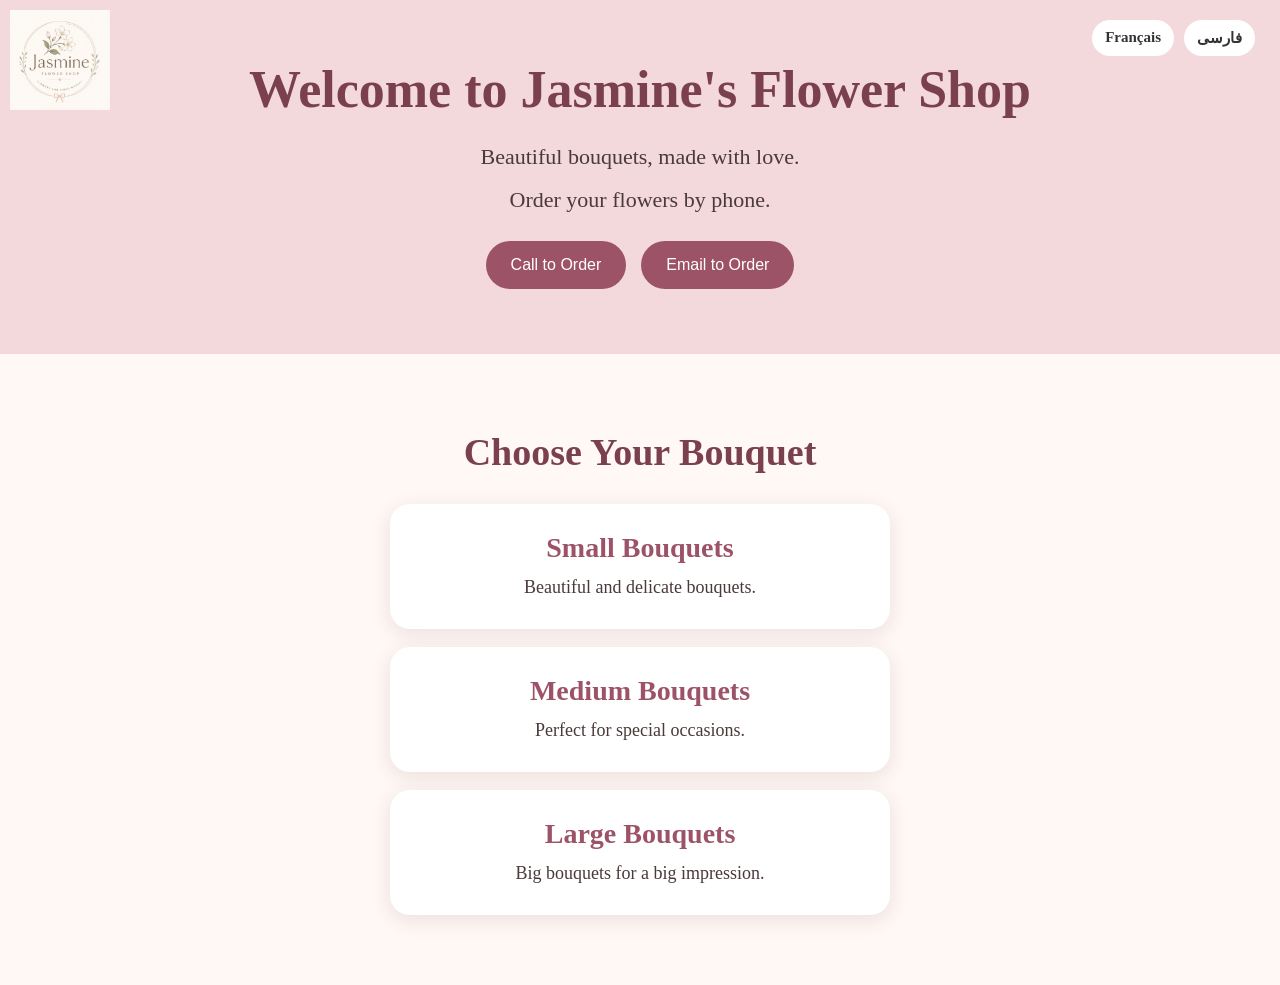
<file: index.html>
<!DOCTYPE html>
<html lang="en">

<head>
    <meta charset="UTF-8">
    <meta name="viewport" content="width=device-width, initial-scale=1.0">
    <title>Jasmine</title>
    <link rel="stylesheet" href="style.css">
</head>

<body>

    <div class="language-selector">
        <a href="francais.html">Français</a>
        <a href="persian.html">فارسی</a>
    </div>

    <header>

        <img src="logo.png" alt="Jasmine's flower shop logo" class="logo">
        <h1>Welcome to Jasmine's Flower Shop</h1>

        <p>Beautiful bouquets, made with love.</p>
        <p>Order your flowers by phone.</p>

        <div class="order-buttons">
            <a class="order-button" href="tel:0600000000">
                Call to Order
            </a>

            <a class="order-button" href="mailto:yasyasi@gmail.com">
                Email to Order
            </a>
        </div>
    </header>

    <section class="choice-section">
        <h2>Choose Your Bouquet</h2>

        <div class="choice-container">

            <a class="choice-card" href="small.html">
                <h3>Small Bouquets</h3>
                <p>Beautiful and delicate bouquets.</p>
            </a>

            <a class="choice-card" href="medium.html">
                <h3>Medium Bouquets</h3>
                <p>Perfect for special occasions.</p>
            </a>

            <a class="choice-card" href="large.html">
                <h3>Large Bouquets</h3>
                <p>Big bouquets for a big impression.</p>
            </a>

        </div>
    </section>

</body>
</html>
</file>
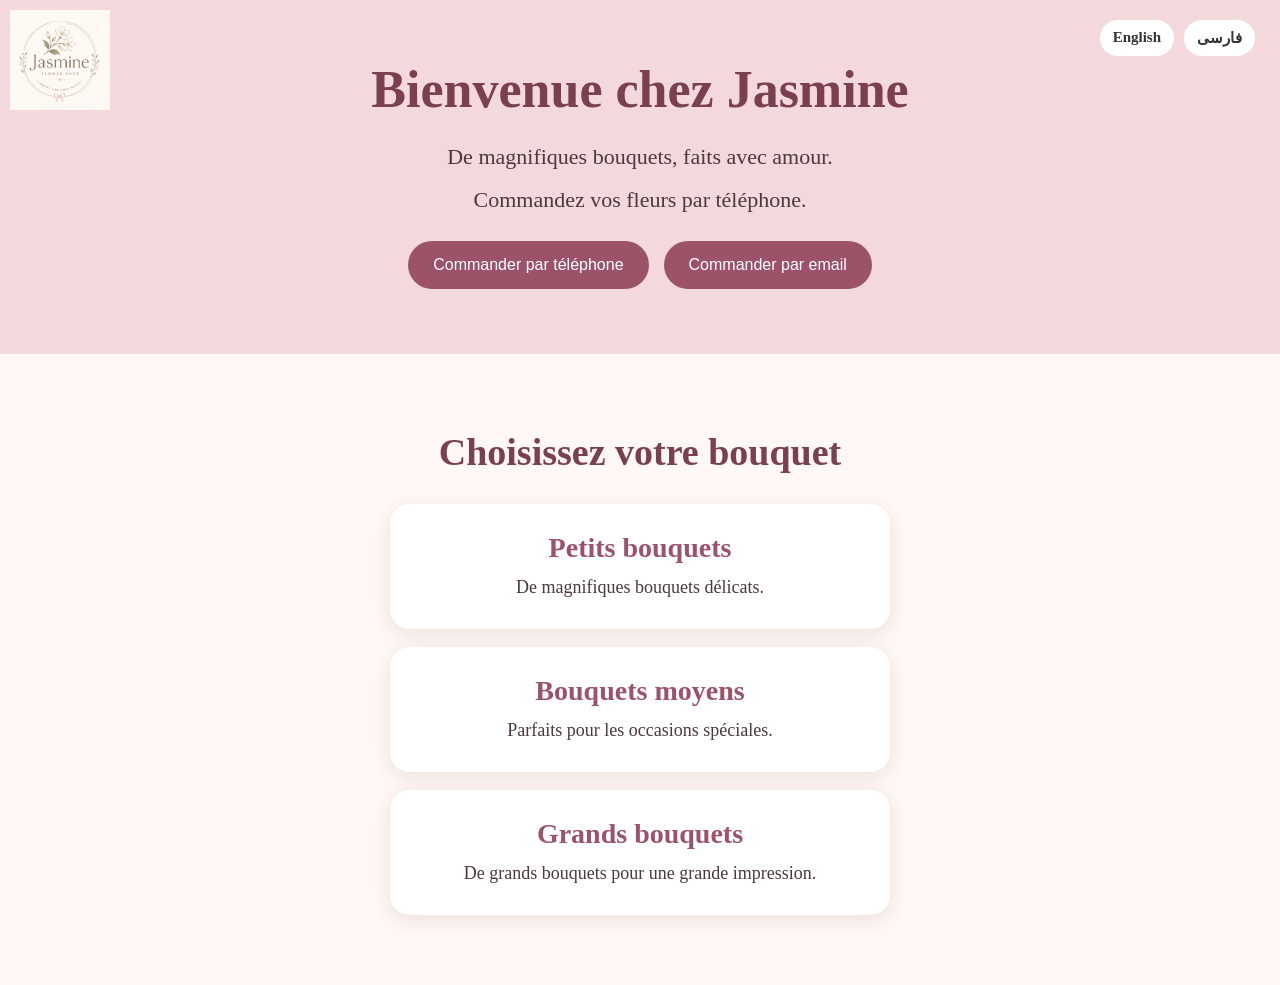
<file: francais.html>
<!DOCTYPE html>
<html lang="fr">

<head>
    <meta charset="UTF-8">
    <meta name="viewport" content="width=device-width, initial-scale=1.0">
    <title>Jasmine</title>
    <link rel="stylesheet" href="style.css">
</head>

<body>

    <div class="language-selector">
        <a href="index.html">English</a>
        <a href="persian.html">فارسی</a>
    </div>

    <header>
        <img src="logo.png" alt="Jasmine's Flower Shop" class="logo">

        <h1>Bienvenue chez Jasmine</h1>

        <p>De magnifiques bouquets, faits avec amour.</p>

        <p>Commandez vos fleurs par téléphone.</p>

        <div class="order-buttons">
            <a class="order-button" href="tel:0600000000">
                Commander par téléphone
            </a>

            <a class="order-button" href="mailto:yasyasi@gmail.com">
                Commander par email
            </a>
        </div>

    </header>

    <section class="choice-section">

        <h2>Choisissez votre bouquet</h2>

        <div class="choice-container">

            <a class="choice-card" href="small-fr.html">
                <h3>Petits bouquets</h3>
                <p>De magnifiques bouquets délicats.</p>
            </a>

            <a class="choice-card" href="medium-fr.html">
                <h3>Bouquets moyens</h3>
                <p>Parfaits pour les occasions spéciales.</p>
            </a>

            <a class="choice-card" href="large-fr.html">
                <h3>Grands bouquets</h3>
                <p>De grands bouquets pour une grande impression.</p>
            </a>

        </div>

    </section>

</body>

</html>
</file>
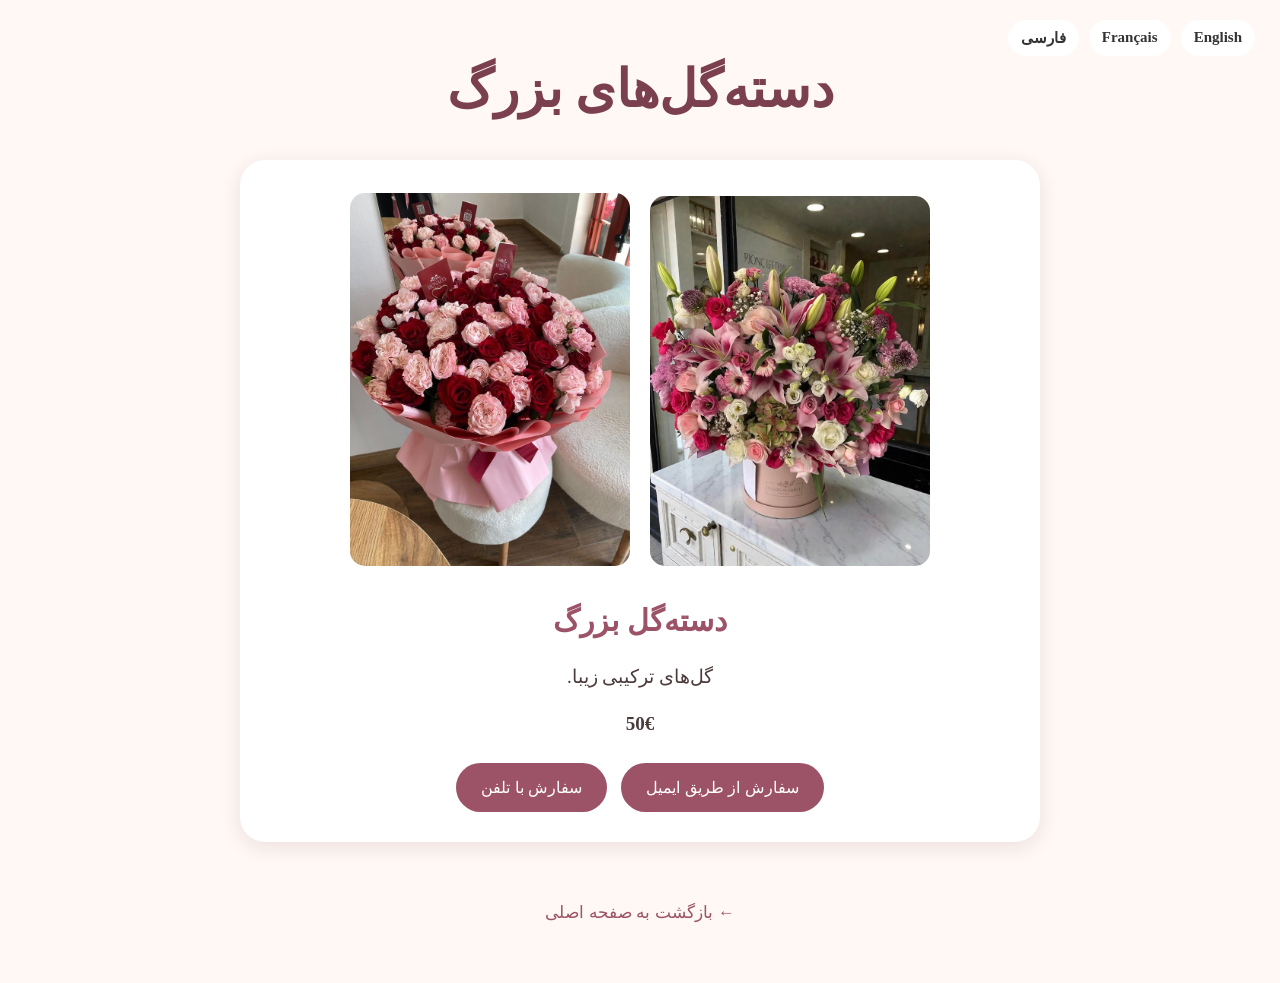
<file: large-fa.html>
<!DOCTYPE html>
<html lang="fa" dir="rtl">

<head>
    <meta charset="UTF-8">
    <meta name="viewport" content="width=device-width, initial-scale=1.0">
    <title>دسته‌گل‌های بزرگ - Jasmine</title>
    <link rel="stylesheet" href="style.css">
</head>

<body>

    <div class="language-selector">
        <a href="index.html">English</a>
        <a href="francais.html">Français</a>
        <a href="persian.html">فارسی</a>
    </div>

    <section class="page">

        <h1>دسته‌گل‌های بزرگ</h1>

        <div class="bouquet">

            <div>
                <img src="largeflower.jpg" alt="دسته‌گل بزرگ">
                <img src="largeflower2.jpg" alt="دسته‌گل بزرگ">
            </div>

            <h2>دسته‌گل بزرگ</h2>

            <p>گل‌های ترکیبی زیبا.</p>

            <p class="price">50€</p>

            <a class="order-button" href="mailto:yasyasi@gmail.com">
                سفارش از طریق ایمیل
            </a>

            <a class="order-button" href="tel:0600000000">
                سفارش با تلفن
            </a>

        </div>

        <a class="back" href="persian.html">← بازگشت به صفحه اصلی</a>

    </section>

</body>

</html>
</file>
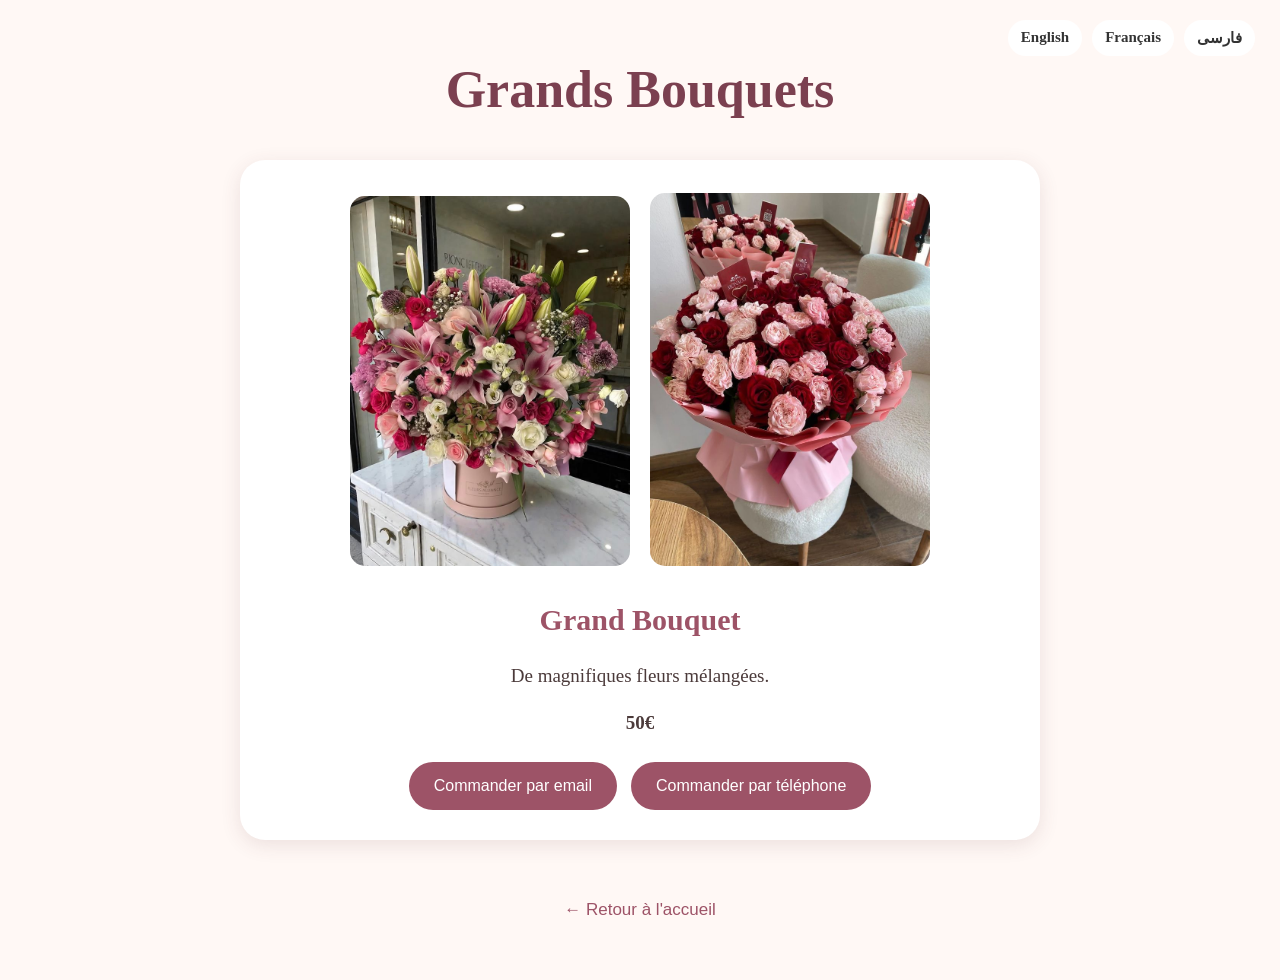
<file: large-fr.html>
<!DOCTYPE html>
<html lang="fr">

<head>
    <meta charset="UTF-8">
    <meta name="viewport" content="width=device-width, initial-scale=1.0">
    <title>Grands Bouquets - Jasmine</title>
    <link rel="stylesheet" href="style.css">
</head>

<body>

    <div class="language-selector">
        <a href="index.html">English</a>
        <a href="francais.html">Français</a>
        <a href="persian.html">فارسی</a>
    </div>

    <section class="page">

        <h1>Grands Bouquets</h1>

        <div class="bouquet">

            <div>
                <img src="largeflower.jpg" alt="Grand bouquet de fleurs">
                <img src="largeflower2.jpg" alt="Grand bouquet de fleurs">
            </div>

            <h2>Grand Bouquet</h2>

            <p>De magnifiques fleurs mélangées.</p>

            <p class="price">50€</p>

            <a class="order-button" href="mailto:yasyasi@gmail.com">
                Commander par email
            </a>

            <a class="order-button" href="tel:0600000000">
                Commander par téléphone
            </a>

        </div>

        <a class="back" href="francais.html">← Retour à l'accueil</a>

    </section>

</body>

</html>
</file>
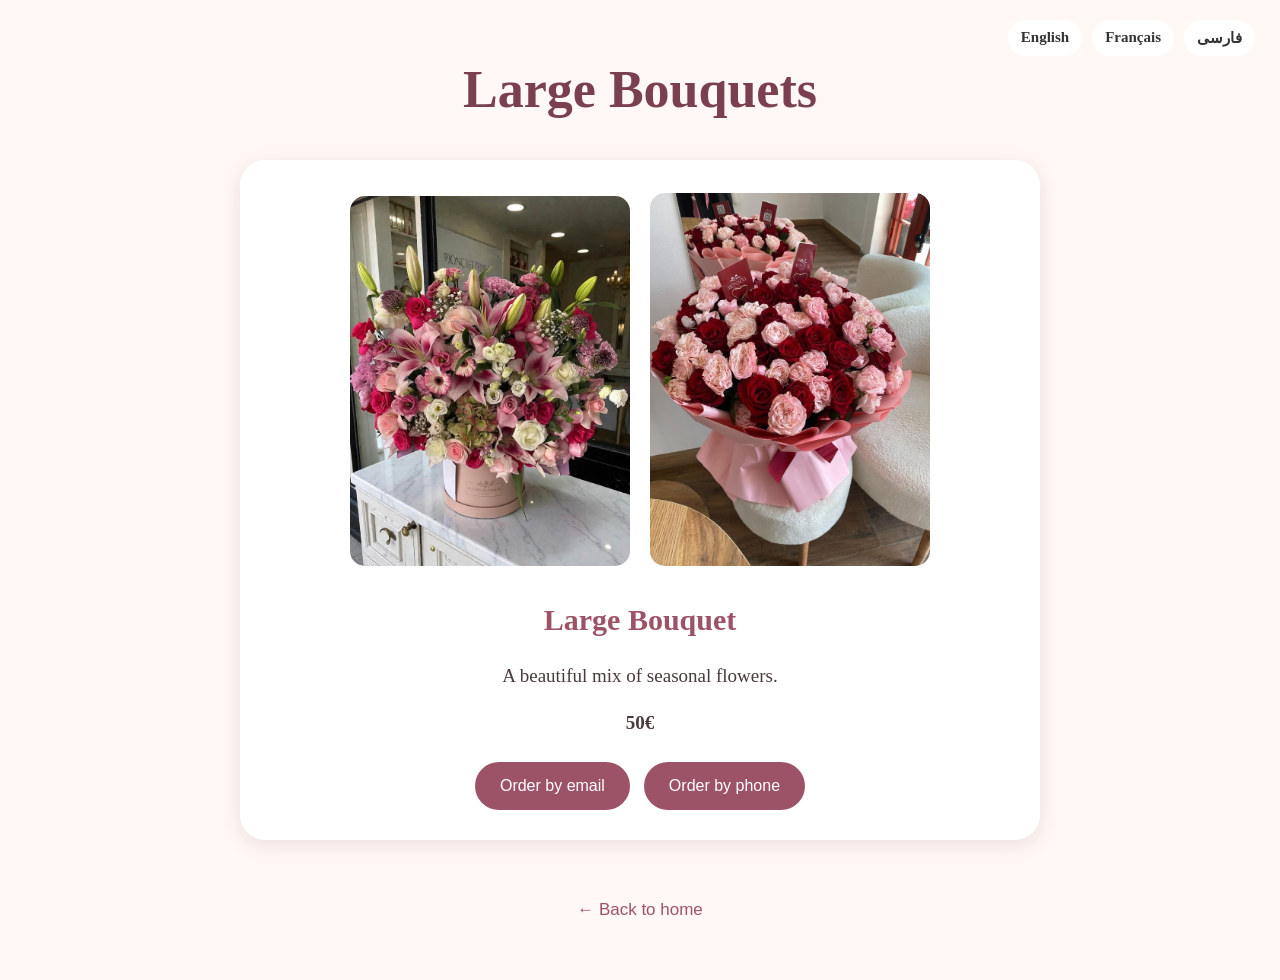
<file: large.html>
<!DOCTYPE html>
<html lang="en">

<head>
    <meta charset="UTF-8">
    <meta name="viewport" content="width=device-width, initial-scale=1.0">
    <title>Large Bouquets - Jasmine</title>
    <link rel="stylesheet" href="style.css">
</head>

<body>

    <div class="language-selector">
        <a href="index.html">English</a>
        <a href="francais.html">Français</a>
        <a href="persian.html">فارسی</a>
    </div>

    <section class="page">

        <h1>Large Bouquets</h1>

        <div class="bouquet">

            <div>
                <img src="largeflower.jpg" alt="Large flower bouquet">
                <img src="largeflower2.jpg" alt="Large flower bouquet close-up">
            </div>

            <h2>Large Bouquet</h2>

            <p>A beautiful mix of seasonal flowers.</p>

            <p class="price">50€</p>

            <a class="order-button" href="mailto:yasyasi@gmail.com">
                Order by email
            </a>

            <a class="order-button" href="tel:0600000000">
                Order by phone
            </a>

        </div>

        <a class="back" href="index.html">← Back to home</a>

    </section>

</body>

</html>
</file>
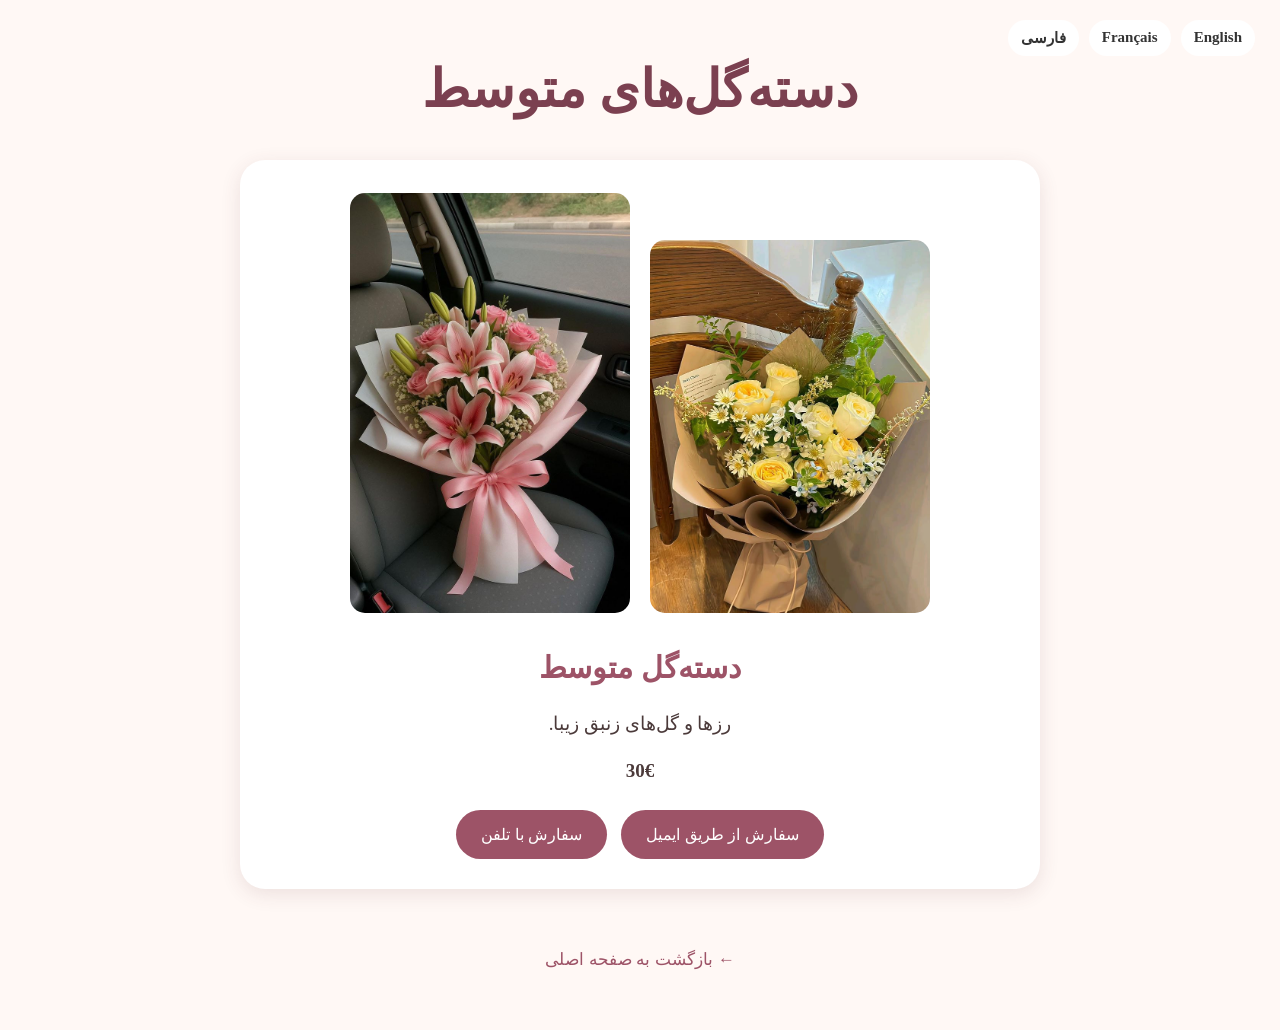
<file: medium-fa.html>
<!DOCTYPE html>
<html lang="fa" dir="rtl">

<head>
    <meta charset="UTF-8">
    <meta name="viewport" content="width=device-width, initial-scale=1.0">
    <title>دسته‌گل‌های متوسط - Jasmine</title>
    <link rel="stylesheet" href="style.css">
</head>

<body>

    <div class="language-selector">
        <a href="index.html">English</a>
        <a href="francais.html">Français</a>
        <a href="persian.html">فارسی</a>
    </div>

    <section class="page">

        <h1>دسته‌گل‌های متوسط</h1>

        <div class="bouquet">

            <div>
                <img src="mflower.jpg" alt="دسته‌گل متوسط">
                <img src="mflower2.jpg" alt="دسته‌گل متوسط">
            </div>

            <h2>دسته‌گل متوسط</h2>

            <p>رزها و گل‌های زنبق زیبا.</p>

            <p class="price">30€</p>

            <a class="order-button" href="mailto:yasyasi@gmail.com">
                سفارش از طریق ایمیل
            </a>

            <a class="order-button" href="tel:0600000000">
                سفارش با تلفن
            </a>

        </div>

        <a class="back" href="persian.html">← بازگشت به صفحه اصلی</a>

    </section>

</body>

</html>
</file>
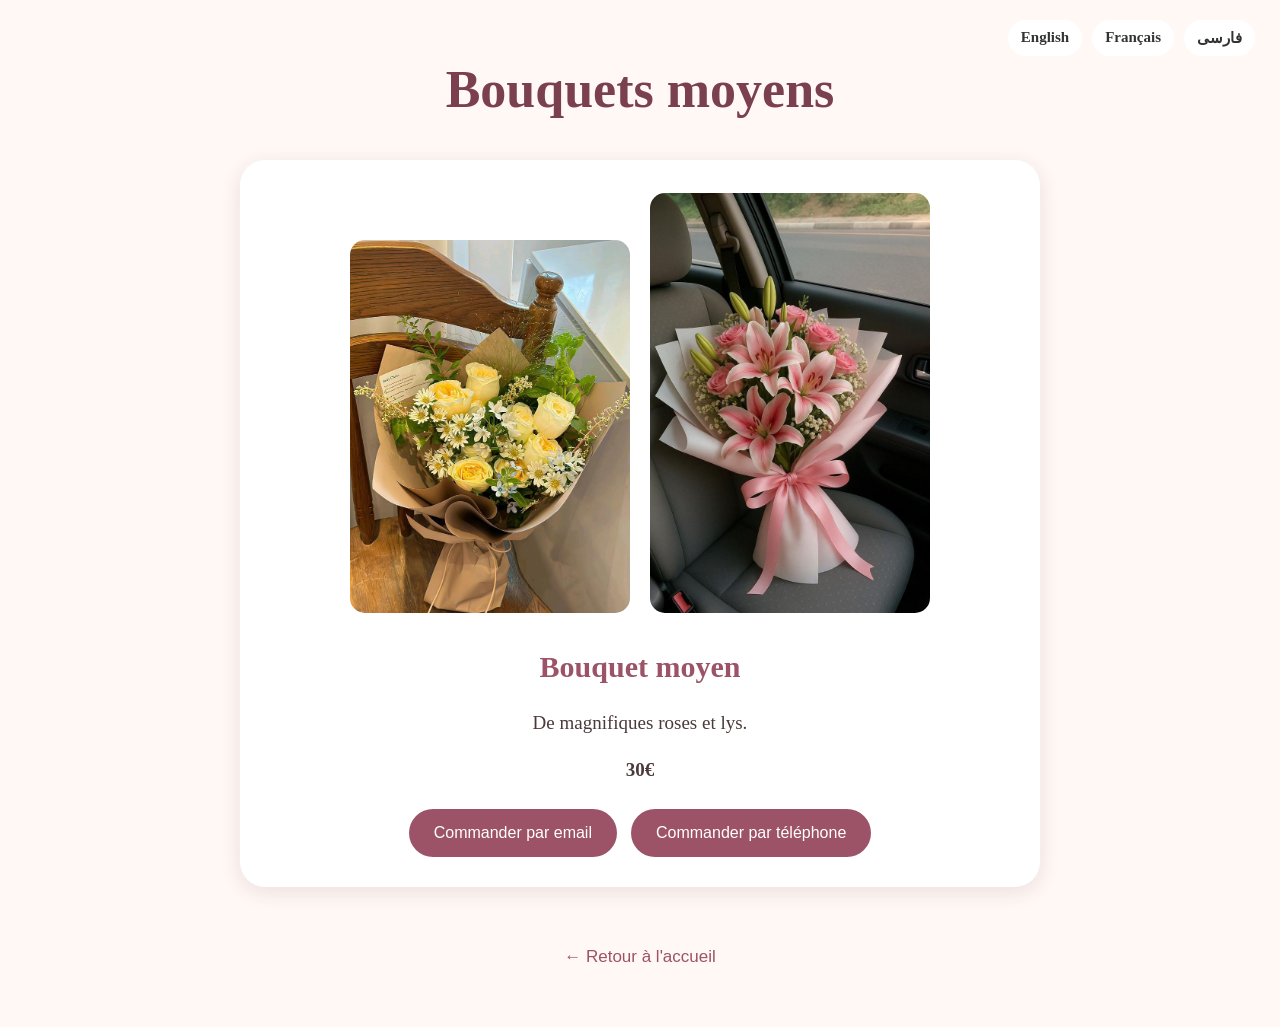
<file: medium-fr.html>
<!DOCTYPE html>
<html lang="fr">

<head>
    <meta charset="UTF-8">
    <meta name="viewport" content="width=device-width, initial-scale=1.0">
    <title>Bouquets moyens - Jasmine</title>
    <link rel="stylesheet" href="style.css">
</head>

<body>

    <div class="language-selector">
        <a href="index.html">English</a>
        <a href="francais.html">Français</a>
        <a href="persian.html">فارسی</a>
    </div>

    <section class="page">

        <h1>Bouquets moyens</h1>

        <div class="bouquet">

            <div>
                <img src="mflower.jpg" alt="Bouquet moyen de fleurs">
                <img src="mflower2.jpg" alt="Bouquet moyen de fleurs">
            </div>

            <h2>Bouquet moyen</h2>

            <p>De magnifiques roses et lys.</p>

            <p class="price">30€</p>

            <a class="order-button" href="mailto:yasyasi@gmail.com">
                Commander par email
            </a>

            <a class="order-button" href="tel:0600000000">
                Commander par téléphone
            </a>

        </div>

        <a class="back" href="francais.html">← Retour à l'accueil</a>

    </section>

</body>

</html>
</file>
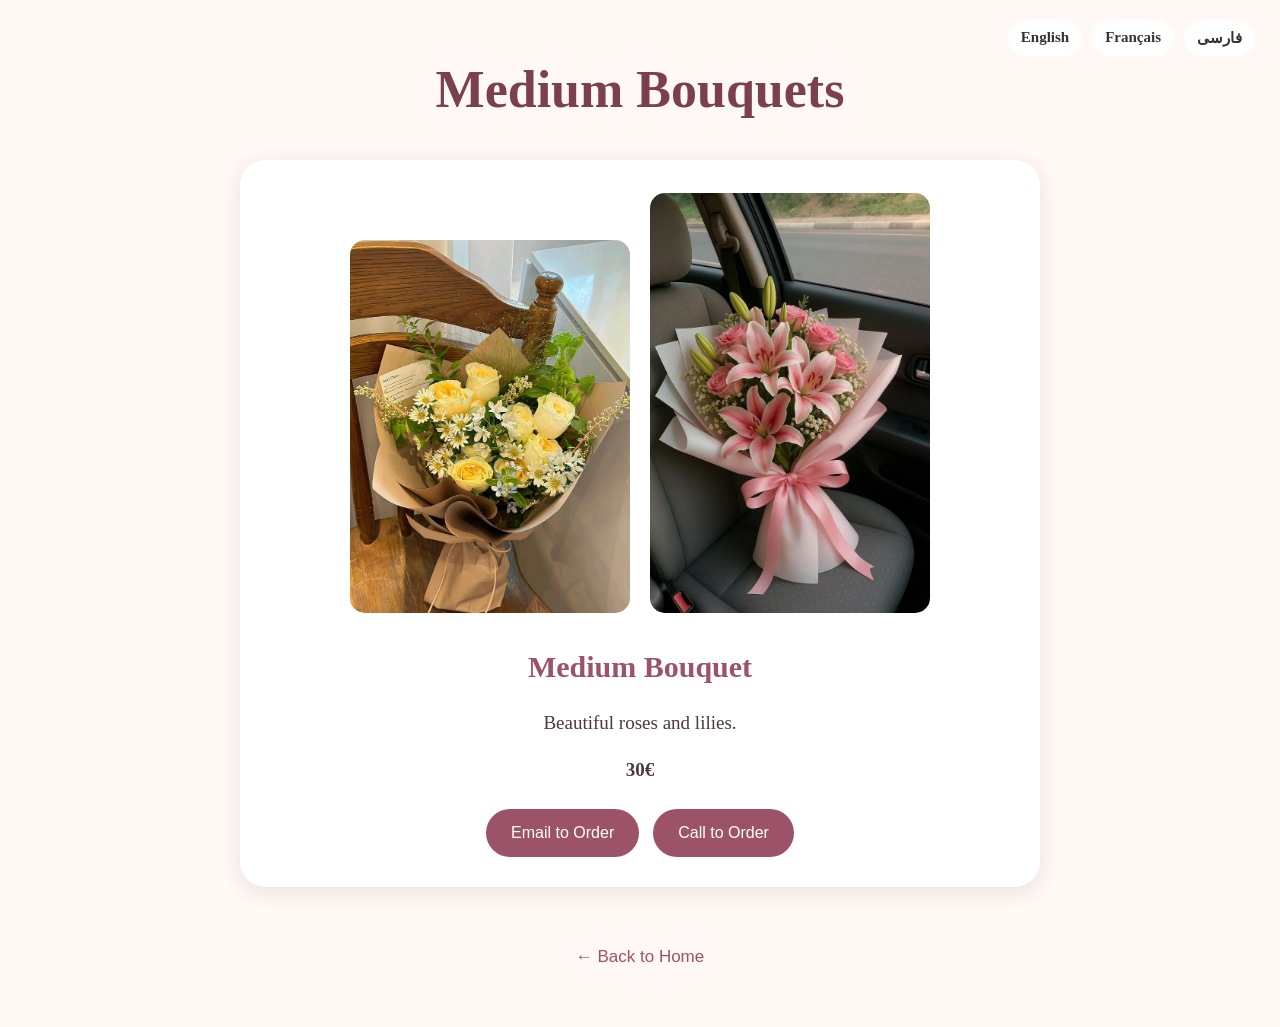
<file: medium.html>
<!DOCTYPE html>
<html lang="en">

<head>
    <meta charset="UTF-8">
    <meta name="viewport" content="width=device-width, initial-scale=1.0">
    <title>Medium Bouquets - Jasmine</title>
    <link rel="stylesheet" href="style.css">
</head>

<body>

    <div class="language-selector">
        <a href="index.html">English</a>
        <a href="francais.html">Français</a>
        <a href="persian.html">فارسی</a>
    </div>

    <section class="page">

        <h1>Medium Bouquets</h1>

        <div class="bouquet">

            <div>
                <img src="mflower.jpg" alt="Medium flower bouquet">
                <img src="mflower2.jpg" alt="Medium flower bouquet">
            </div>

            <h2>Medium Bouquet</h2>

            <p>Beautiful roses and lilies.</p>

            <p class="price">30€</p>

            <a class="order-button" href="mailto:yasyasi@gmail.com">
                Email to Order
            </a>

            <a class="order-button" href="tel:0600000000">
                Call to Order
            </a>

        </div>

        <a class="back" href="index.html">← Back to Home</a>

    </section>

</body>

</html>
</file>
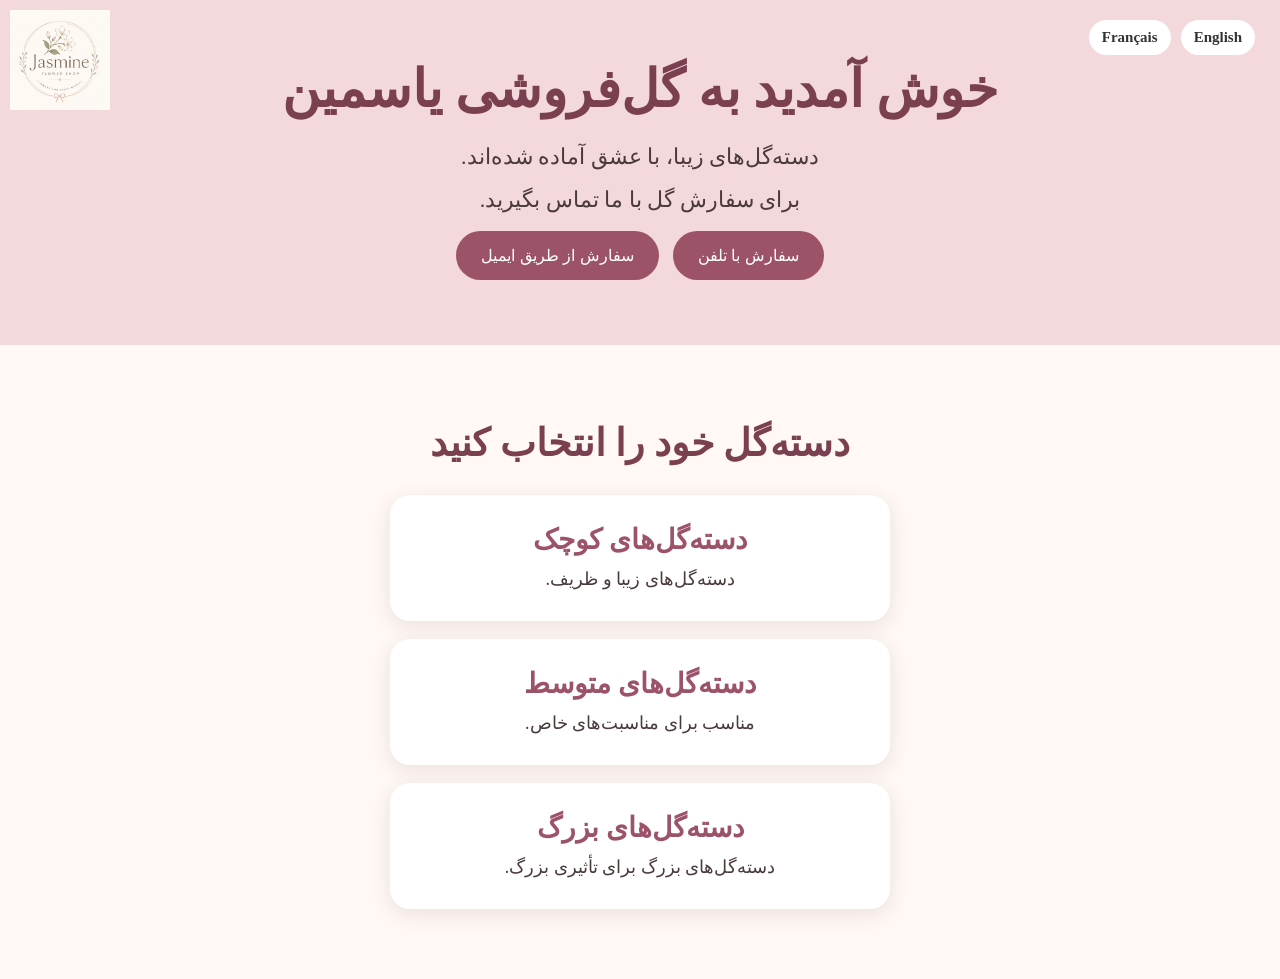
<file: persian.html>
<!DOCTYPE html>
<html lang="fa" dir="rtl">

<head>
    <meta charset="UTF-8">
    <meta name="viewport" content="width=device-width, initial-scale=1.0">
    <title>Jasmine</title>
    <link rel="stylesheet" href="style.css">
</head>

<body>

    <div class="language-selector">
        <a href="index.html">English</a>
        <a href="francais.html">Français</a>
    </div>

    <header>
        <img src="logo.png" alt="Jasmine's Flower Shop" class="logo">

       <h1>خوش آمدید به گل‌فروشی یاسمین </h1>

        <p>دسته‌گل‌های زیبا، با عشق آماده شده‌اند.</p>

        <p>برای سفارش گل با ما تماس بگیرید.</p>

        <a class="order-button" href="tel:0600000000">
            سفارش با تلفن
        </a>

        <a class="order-button" href="mailto:yasyasi@gmail.com">
            سفارش از طریق ایمیل
        </a>

    </header>

    <section class="choice-section">

        <h2>دسته‌گل خود را انتخاب کنید</h2>

        <div class="choice-container">

            <a class="choice-card" href="small-fa.html">
                <h3>دسته‌گل‌های کوچک</h3>
                <p>دسته‌گل‌های زیبا و ظریف.</p>
            </a>

            <a class="choice-card" href="medium-fa.html">
                <h3>دسته‌گل‌های متوسط</h3>
                <p>مناسب برای مناسبت‌های خاص.</p>
            </a>

            <a class="choice-card" href="large-fa.html">
                <h3>دسته‌گل‌های بزرگ</h3>
                <p>دسته‌گل‌های بزرگ برای تأثیری بزرگ.</p>
            </a>

        </div>

    </section>

</body>

</html>
</file>
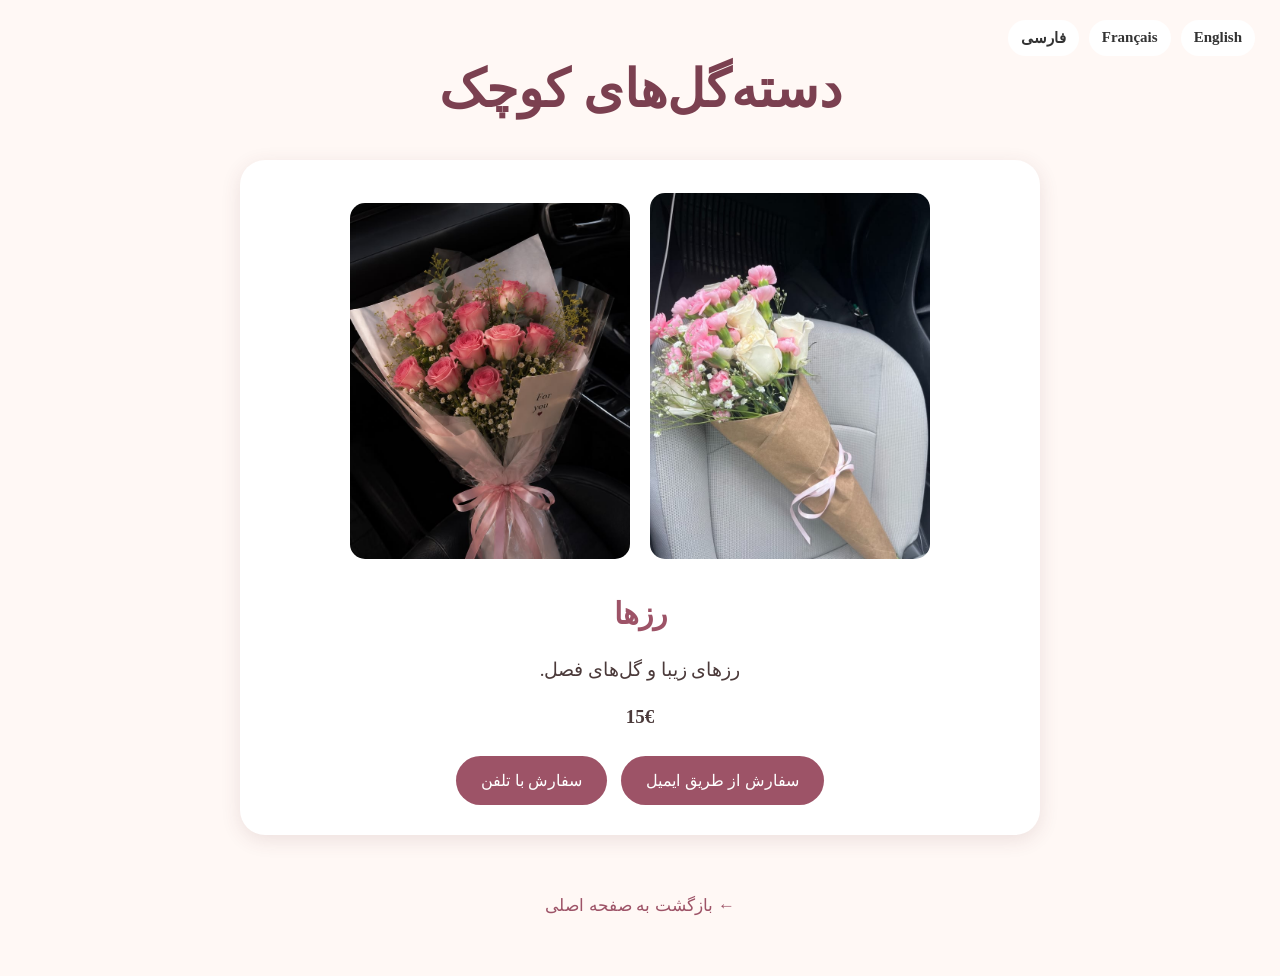
<file: small-fa.html>
<!DOCTYPE html>
<html lang="fa" dir="rtl">

<head>
    <meta charset="UTF-8">
    <meta name="viewport" content="width=device-width, initial-scale=1.0">
    <title>دسته‌گل‌های کوچک - Jasmine</title>
    <link rel="stylesheet" href="style.css">
</head>

<body>

    <div class="language-selector">
        <a href="index.html">English</a>
        <a href="francais.html">Français</a>
        <a href="persian.html">فارسی</a>
    </div>

    <section class="page">

        <h1>دسته‌گل‌های کوچک</h1>

        <div class="bouquet">

            <div>
                <img src="smallboquet.jpg" alt="دسته‌گل کوچک">
                <img src="smallboquet2.jpg" alt="دسته‌گل کوچک">
            </div>

            <h2>رزها</h2>

            <p>رزهای زیبا و گل‌های فصل.</p>

            <p class="price">15€</p>

            <a class="order-button" href="mailto:yasyasi@gmail.com">
                سفارش از طریق ایمیل
            </a>

            <a class="order-button" href="tel:0600000000">
                سفارش با تلفن
            </a>

        </div>

        <a class="back" href="persian.html">← بازگشت به صفحه اصلی</a>

    </section>

</body>

</html>
</file>
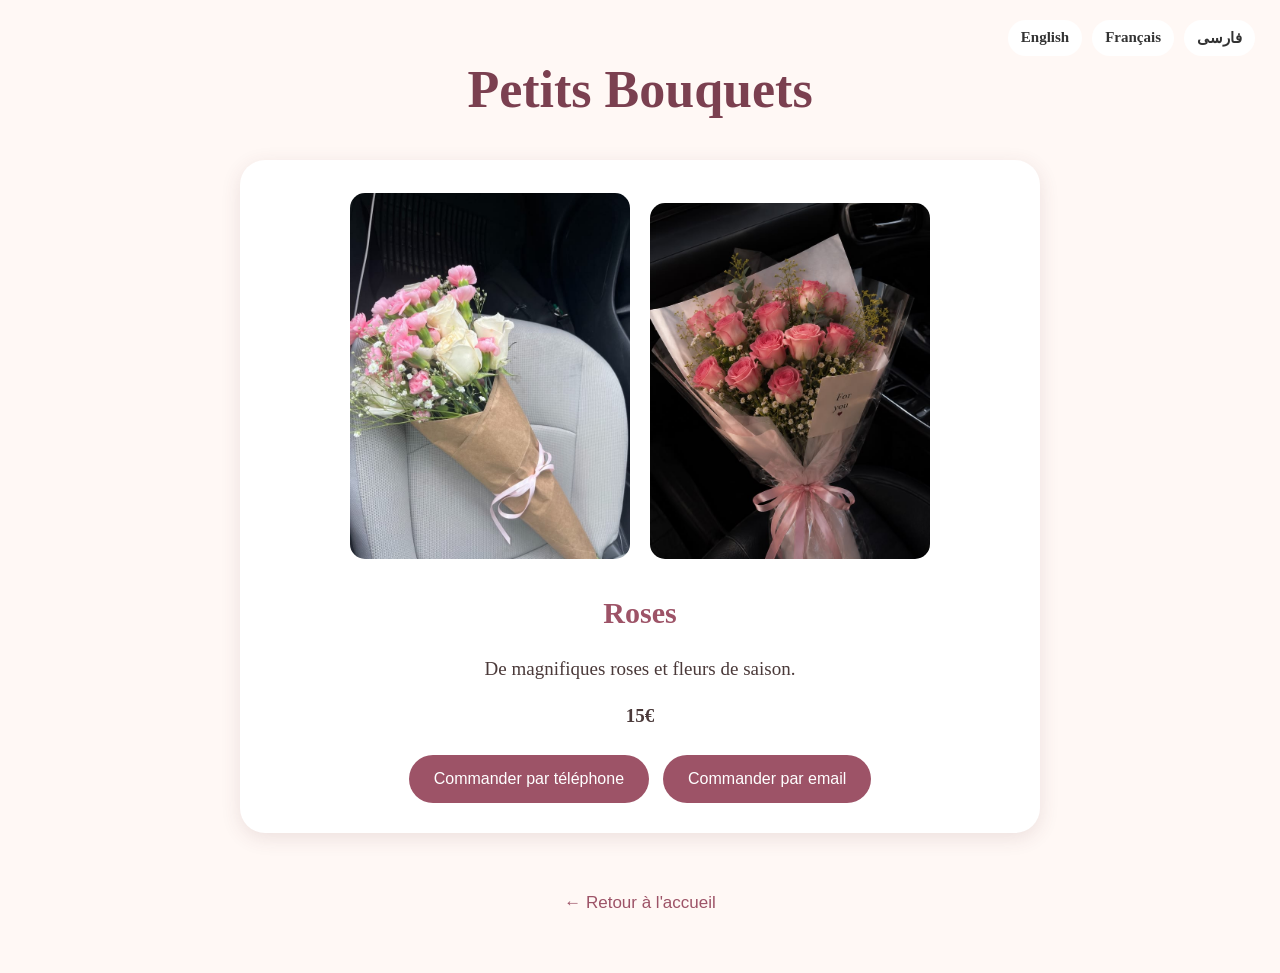
<file: small-fr.html>
<!DOCTYPE html>
<html lang="fr">

<head>
    <meta charset="UTF-8">
    <meta name="viewport" content="width=device-width, initial-scale=1.0">
    <title>Petits Bouquets - Jasmine</title>
    <link rel="stylesheet" href="style.css">
</head>

<body>

    <div class="language-selector">
        <a href="index.html">English</a>
        <a href="francais.html">Français</a>
        <a href="persian.html">فارسی</a>
    </div>

    <section class="page">

        <h1>Petits Bouquets</h1>

        <div class="bouquet">

            <div>
                <img src="smallboquet.jpg" alt="Petit bouquet de fleurs">
                <img src="smallboquet2.jpg" alt="Petit bouquet de fleurs">
            </div>

            <h2>Roses</h2>

            <p>De magnifiques roses et fleurs de saison.</p>

            <p class="price">15€</p>

            <a class="order-button" href="tel:0600000000">
                Commander par téléphone
            </a>

            <a class="order-button" href="mailto:yasyasi@gmail.com">
                Commander par email
            </a>

        </div>

        <a class="back" href="francais.html">← Retour à l'accueil</a>

    </section>

</body>

</html>
</file>
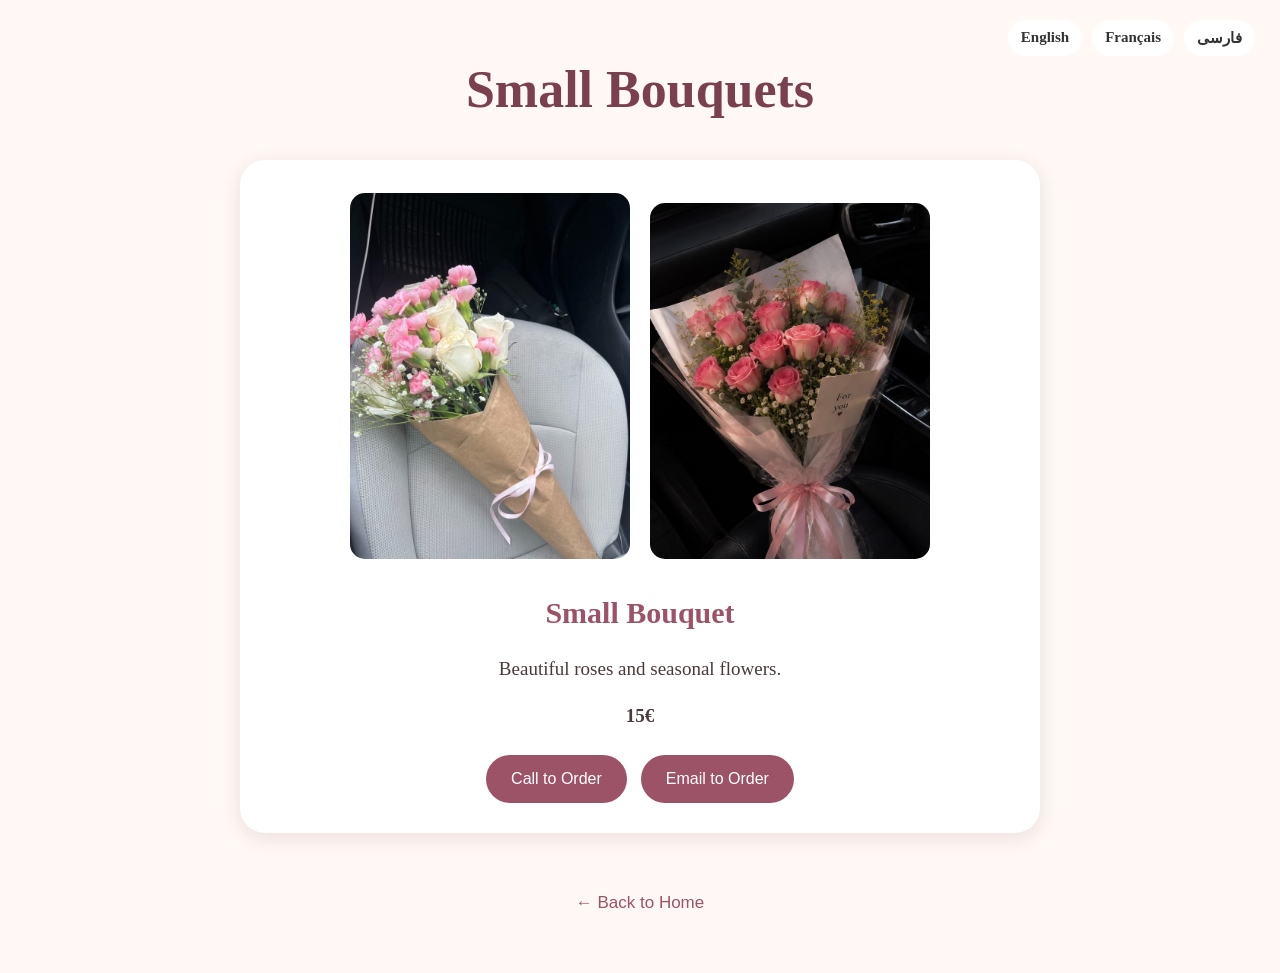
<file: small.html>
<!DOCTYPE html>
<html lang="en">

<head>
    <meta charset="UTF-8">
    <meta name="viewport" content="width=device-width, initial-scale=1.0">
    <title>Small Bouquets - Jasmine</title>
    <link rel="stylesheet" href="style.css">
</head>

<body>

    <div class="language-selector">
        <a href="index.html">English</a>
        <a href="francais.html">Français</a>
        <a href="persian.html">فارسی</a>
    </div>

    <section class="page">

        <h1>Small Bouquets</h1>

        <div class="bouquet">

            <div>
                <img src="smallboquet.jpg" alt="Small flower bouquet">
                <img src="smallboquet2.jpg" alt="Small flower bouquet">
            </div>

            <h2>Small Bouquet</h2>

            <p>Beautiful roses and seasonal flowers.</p>

            <p class="price">15€</p>

            <a class="order-button" href="tel:0600000000">
                Call to Order
            </a>

            <a class="order-button" href="mailto:yasyasi@gmail.com">
                Email to Order
            </a>

        </div>

        <a class="back" href="index.html">← Back to Home</a>

    </section>

</body>

</html>
</file>
<file: style.css>
body {
    margin: 0;
    background: #fff8f5;
    color: #4b3a3a;
    font-family: Georgia, serif;
    text-align: center;
}

header {
    background: #f3d8dc;
    padding: 60px 20px;
}

h1 {
    font-size: 52px;
    color: #7b4050;
    margin: 0 0 20px;
    line-height: 1.15;
}

header p {
    font-size: 22px;
    line-height: 1.5;
    margin: 10px 0;
}

.order-buttons {
    display: flex;
    justify-content: center;
    flex-wrap: wrap;
    gap: 5px;
    margin-top: 20px;
}

.order-button {
    display: inline-block;
    background: #9d5367;
    color: white;
    text-decoration: none;
    padding: 15px 25px;
    border-radius: 30px;
    margin: 5px;
    font-family: Arial, sans-serif;
    font-size: 16px;
}

.order-button:hover {
    background: #713747;
}

.choice-section {
    padding: 45px 20px 70px;
}

.choice-section h2 {
    font-size: 38px;
    color: #7b4050;
    margin-bottom: 30px;
}

.choice-container {
    display: flex;
    flex-direction: column;
    align-items: center;
    gap: 18px;
}

.choice-card {
    width: 85%;
    max-width: 500px;
    background: white;
    padding: 28px 20px;
    border-radius: 20px;
    text-decoration: none;
    color: #4b3a3a;
    box-shadow: 0 5px 20px rgba(100, 50, 60, 0.12);
    transition: transform 0.2s;
    box-sizing: border-box;
}

.choice-card:hover {
    transform: translateY(-5px);
}

.choice-card h3 {
    font-size: 28px;
    color: #9d5367;
    margin: 0 0 10px;
}

.choice-card p {
    font-size: 18px;
    line-height: 1.5;
    margin: 0;
}

.page {
    padding: 60px 20px;
}

.page h1 {
    margin-bottom: 40px;
}

.bouquet {
    background: white;
    width: 90%;
    max-width: 800px;
    margin: 0 auto 40px;
    padding: 25px;
    border-radius: 25px;
    box-shadow: 0 5px 20px rgba(100, 50, 60, 0.12);
    box-sizing: border-box;
}

.bouquet img {
    width: 45%;
    max-width: 280px;
    height: auto;
    object-fit: cover;
    border-radius: 15px;
    margin: 8px;
}

.bouquet h2 {
    color: #9d5367;
    font-size: 30px;
}

.bouquet p {
    font-size: 19px;
    line-height: 1.5;
}

.price {
    font-size: 24px;
    font-weight: bold;
}

.back {
    display: inline-block;
    margin-top: 20px;
    color: #9d5367;
    text-decoration: none;
    font-family: Arial, sans-serif;
    font-size: 17px;
}

.language-selector {
    position: absolute;
    top: 20px;
    right: 25px;
    display: flex;
    gap: 10px;
    z-index: 10;
}

.language-selector a {
    text-decoration: none;
    color: #333;
    background: white;
    padding: 9px 13px;
    border-radius: 20px;
    font-weight: bold;
    font-size: 15px;
}

.language-selector a:hover {
    opacity: 0.7;
}


/* Flower choices */

.flower-options {
    display: flex;
    justify-content: center;
    gap: 25px;
    flex-wrap: wrap;
}

.flower-option {
    text-align: center;
}

.flower-option img {
    cursor: pointer;
    transition: transform 0.2s;
}

.flower-option img:hover {
    transform: scale(1.03);
}

.flower-order {
    margin-top: 10px;
}

/* Phone / mobile */

@media (max-width: 600px) {

    .page {
        padding: 70px 10px 40px;
    }

    .page h1 {
        font-size: 42px;
        line-height: 1.2;
        margin-bottom: 30px;
    }

    .bouquet {
        width: 96%;
        padding: 20px 12px;
        margin: 0 auto 30px;
    }

    .bouquet > div:first-child {
        display: flex;
        flex-direction: column;
        align-items: center;
        gap: 15px;
    }

    .bouquet img {
        width: 90%;
        max-width: 330px;
        height: auto;
        margin: 0;
    }

    .bouquet h2 {
        font-size: 30px;
        margin-top: 25px;
    }

    .bouquet p {
        font-size: 20px;
        line-height: 1.6;
    }

    .price {
        font-size: 27px;
    }

    .bouquet .order-button {
        display: block;
        width: 85%;
        max-width: 300px;
        box-sizing: border-box;
        margin: 10px auto;
        padding: 15px 18px;
        font-size: 17px;
    }

    .back {
        font-size: 18px;
        margin-top: 10px;
    }

    .language-selector {
        top: 12px;
        right: 10px;
        gap: 5px;
    }

    .language-selector a {
        padding: 8px 9px;
        font-size: 13px;
    }
}

.logo {
    position: fixed !important;
    top: 10px; !important ;
    left: 10px; !important;
    width: 100px !important;
    height: auto !important;
    max-width: none !important;
    margin: 0 !important;
    z-index: 9999 !important;
}
</file>
